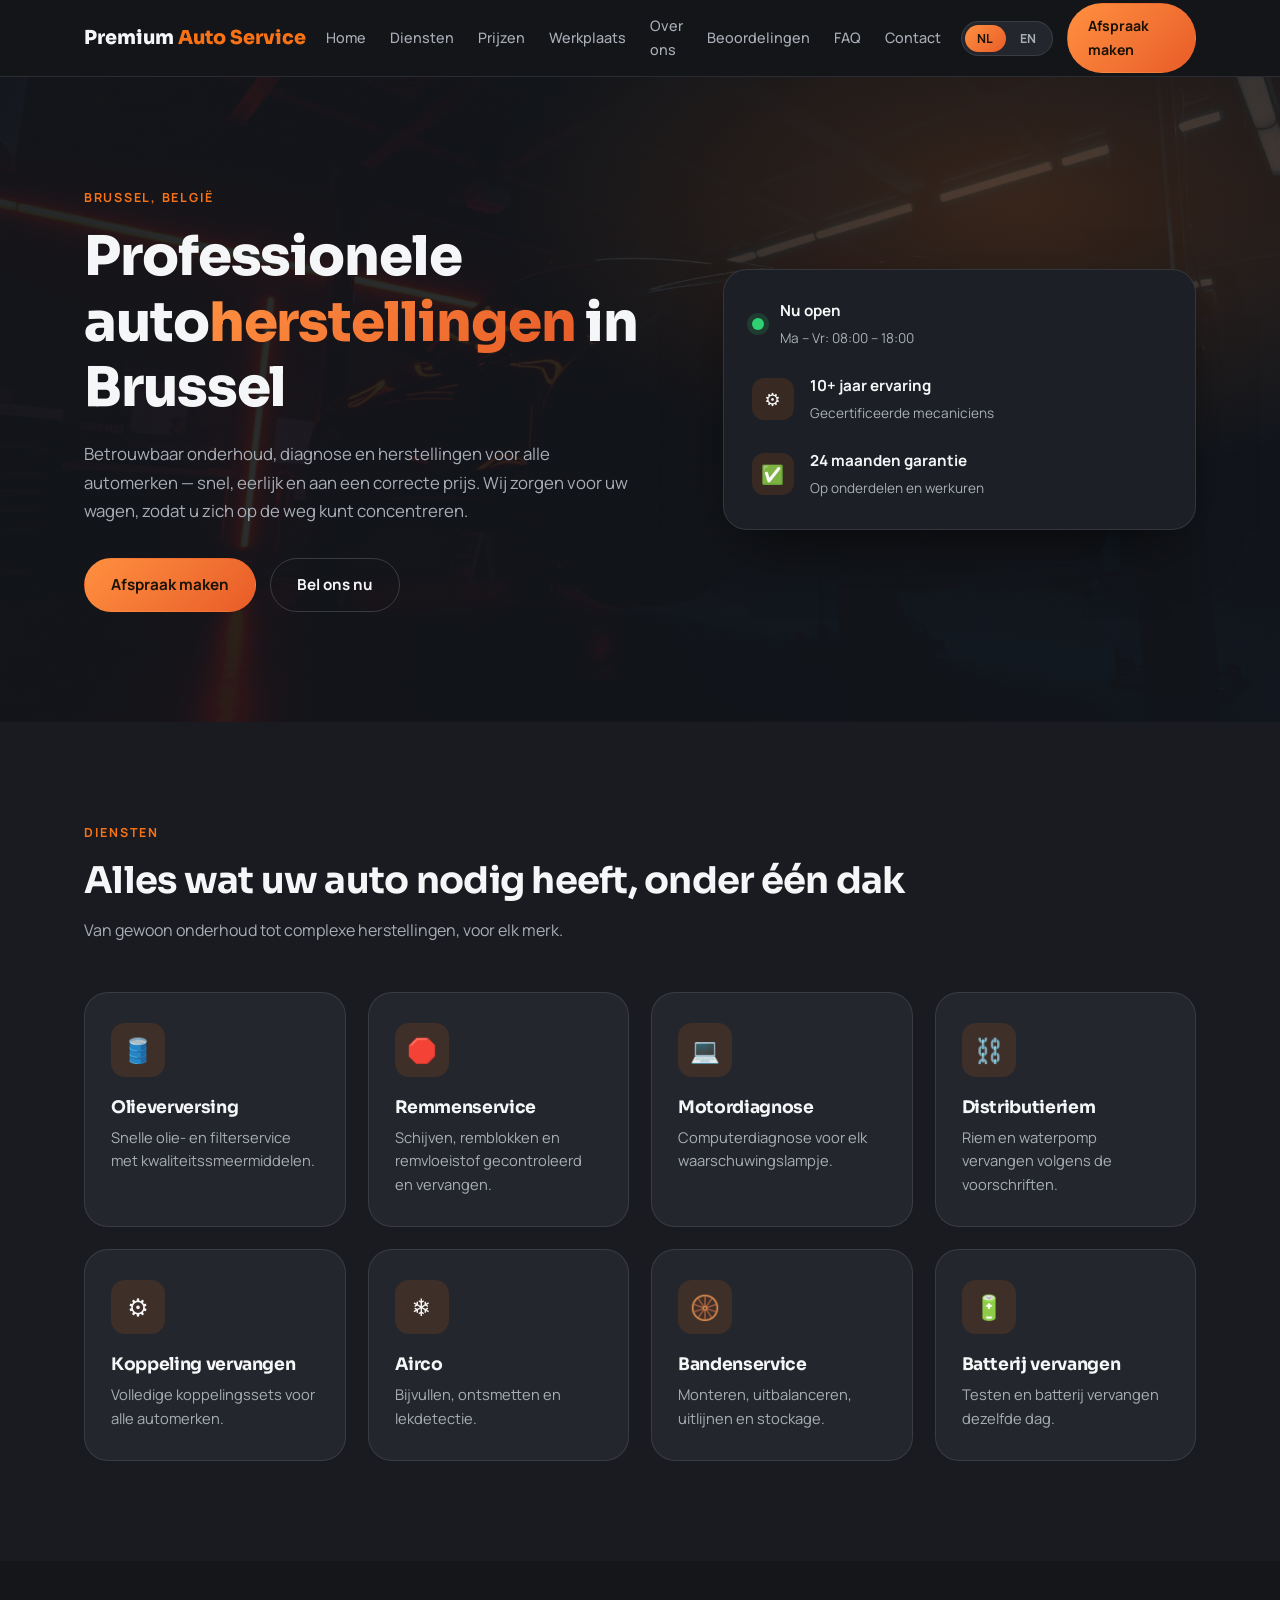
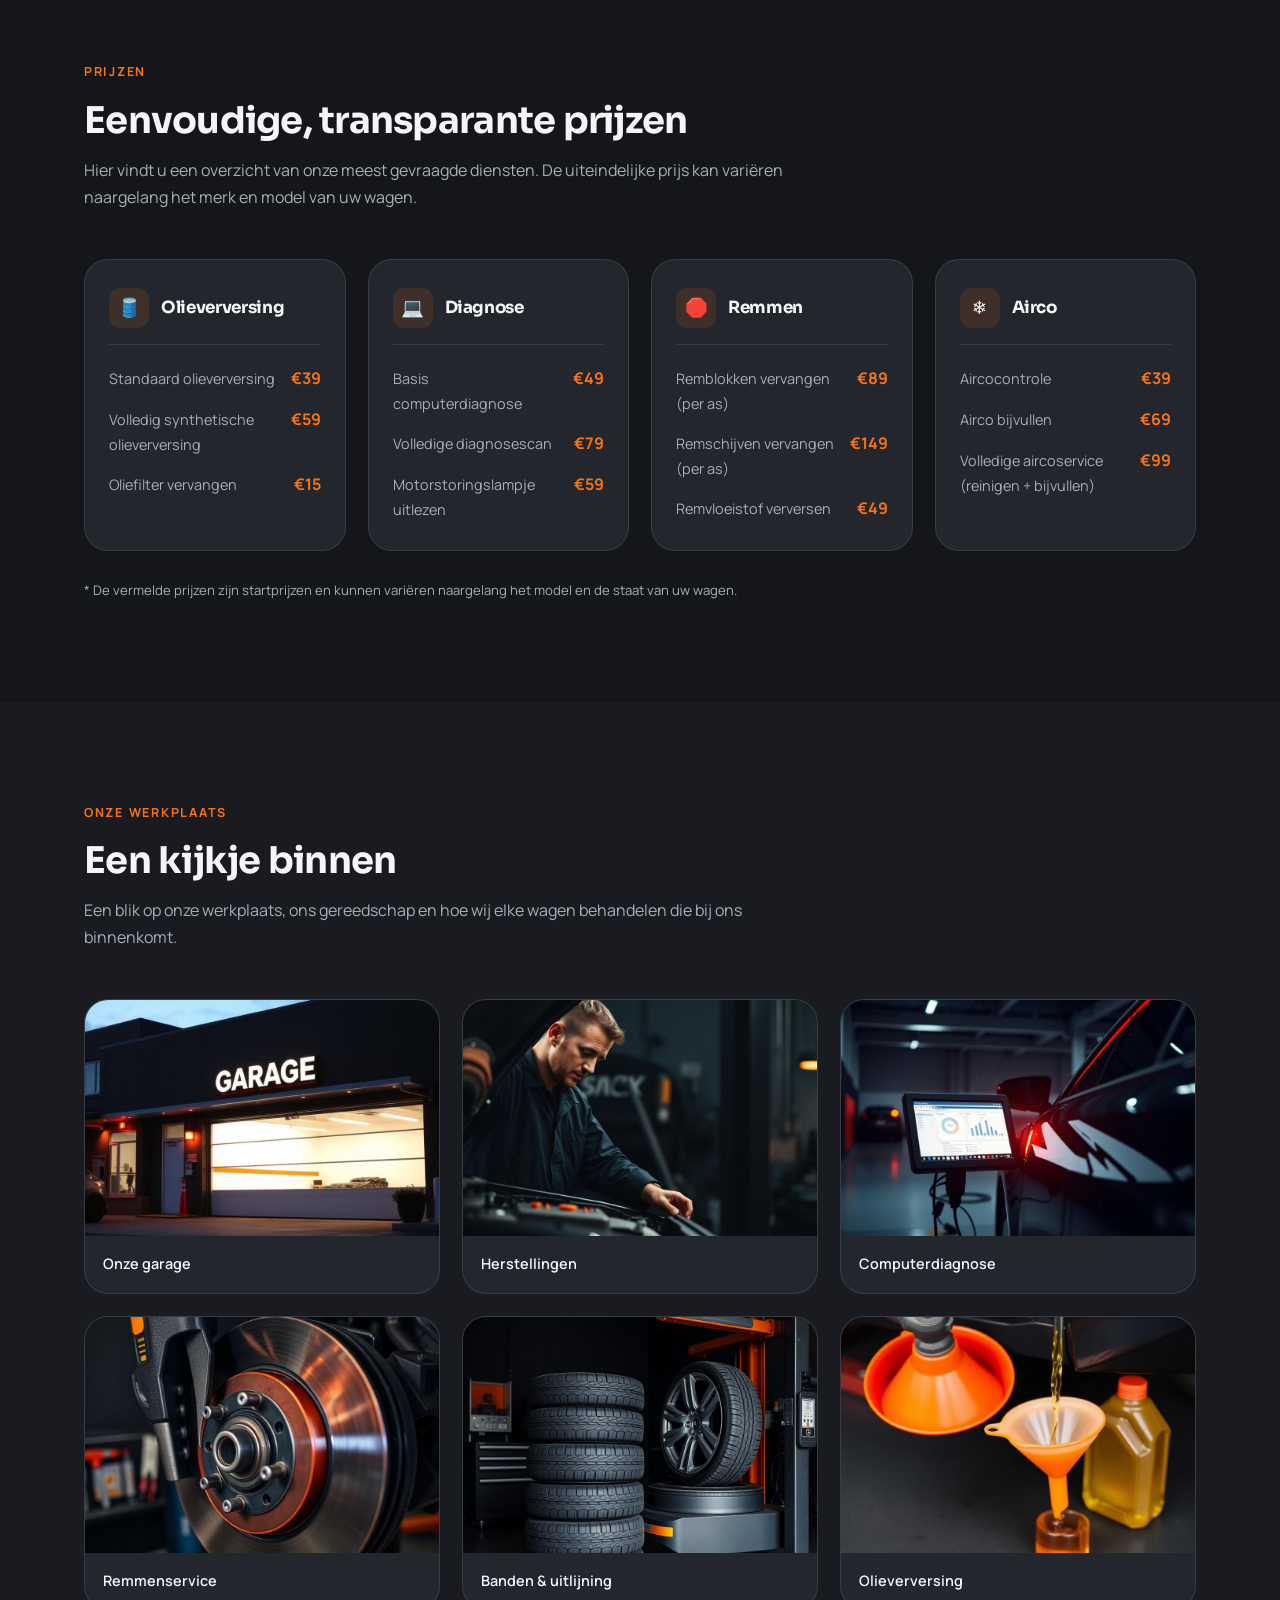
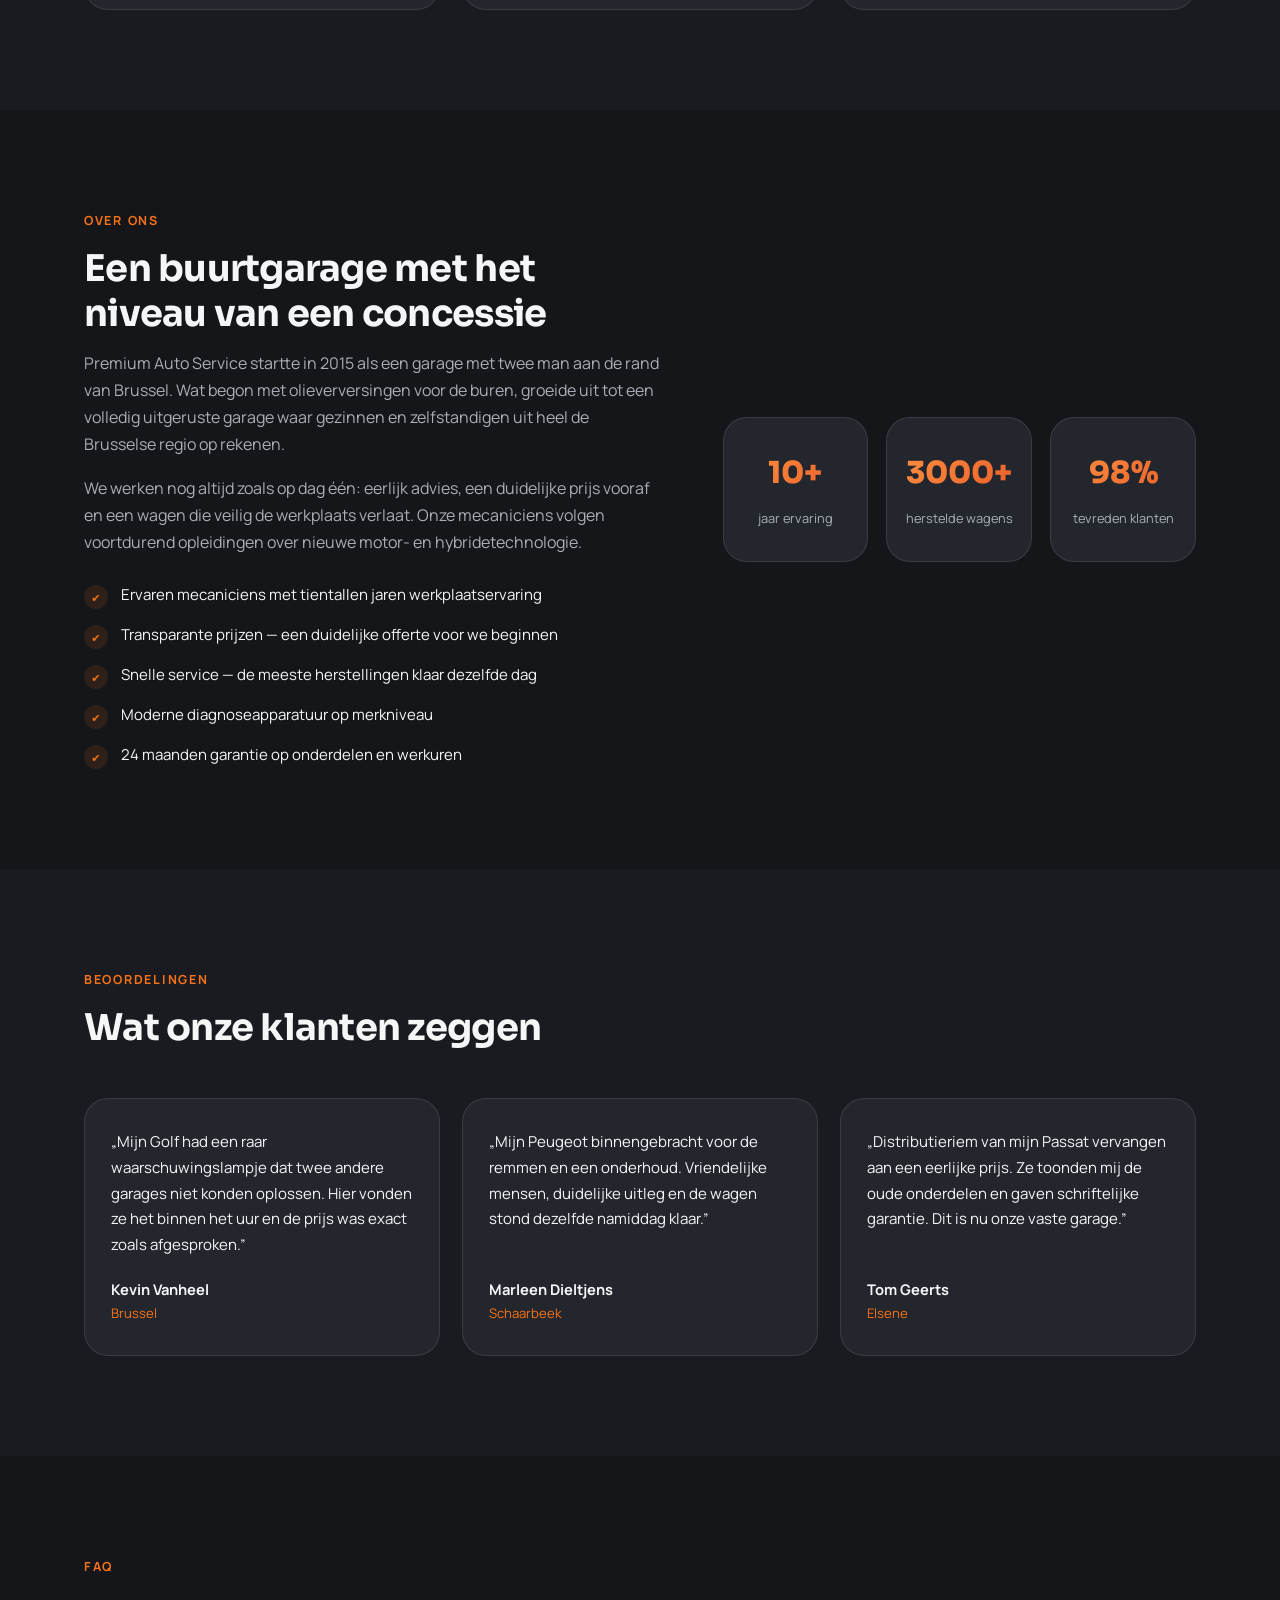
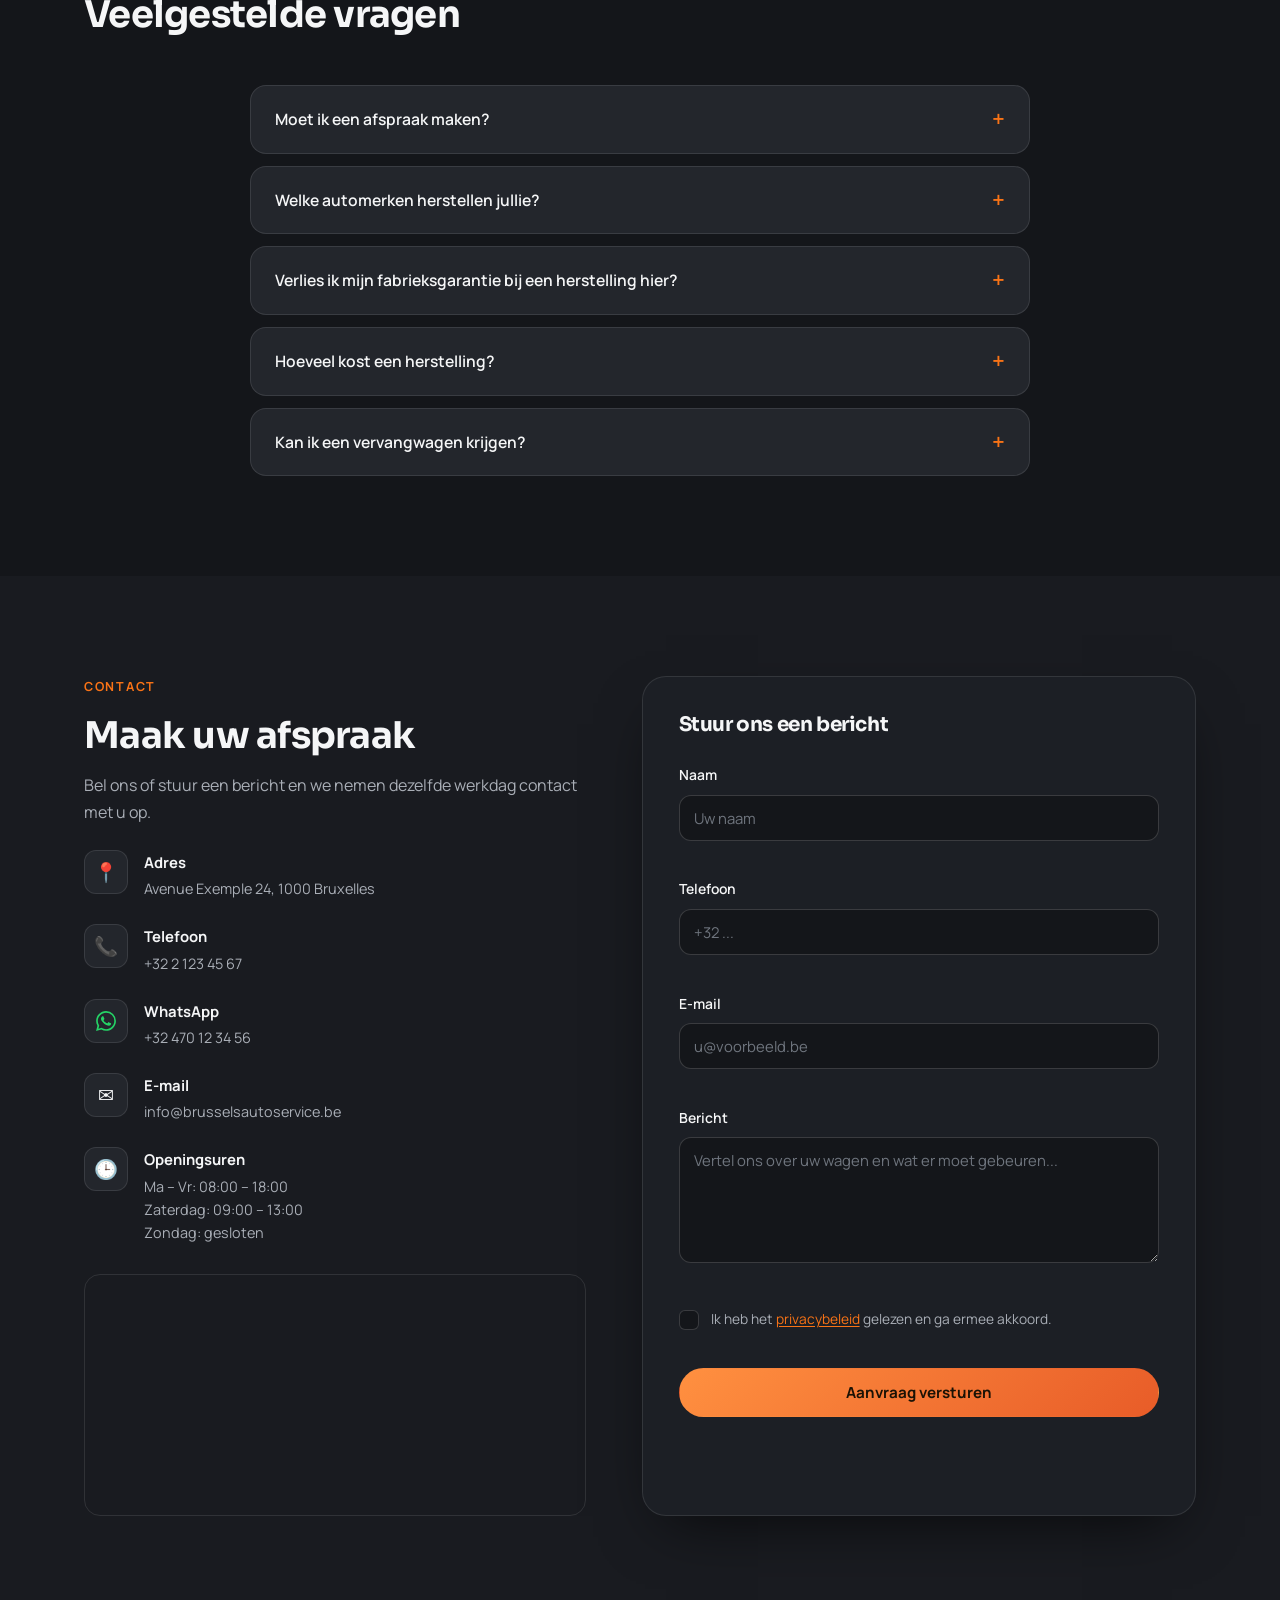
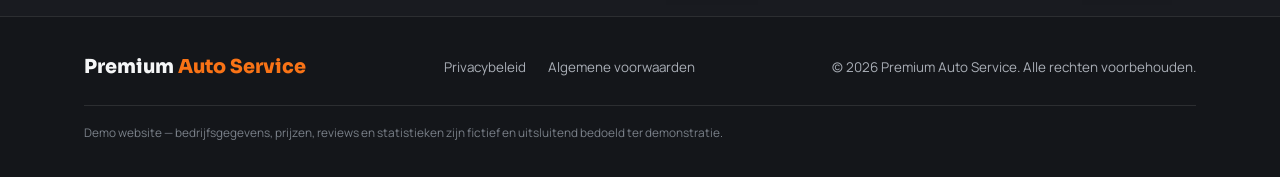
<file: index.html>
<!DOCTYPE html>
<html lang="nl">
<head>
<meta charset="UTF-8">
<meta name="viewport" content="width=device-width, initial-scale=1.0">
<title>Premium Auto Service | Professionele autoherstellingen in Brussel</title>
<meta name="description" content="Betrouwbaar onderhoud, diagnose en herstellingen voor alle automerken in Brussel. Eerlijke prijzen, snelle service en 24 maanden garantie.">
<link rel="preconnect" href="https://fonts.googleapis.com">
<link rel="preconnect" href="https://fonts.gstatic.com" crossorigin>
<link href="https://fonts.googleapis.com/css2?family=Manrope:wght@400;500;600;700&family=Sora:wght@600;700;800&display=swap" rel="stylesheet">
<link rel="stylesheet" href="style.css">
</head>
<body data-page="home">

<header class="header">
  <div class="container header-inner">
    <a href="#" class="logo">Premium <span>Auto Service</span></a>
    <nav class="nav" id="nav">
      <a href="#home" data-i18n="nav.home">Home</a>
      <a href="#services" data-i18n="nav.services">Diensten</a>
      <a href="#pricing" data-i18n="nav.pricing">Prijzen</a>
      <a href="#gallery" data-i18n="nav.gallery">Werkplaats</a>
      <a href="#about" data-i18n="nav.about">Over ons</a>
      <a href="#reviews" data-i18n="nav.reviews">Beoordelingen</a>
      <a href="#faq" data-i18n="nav.faq">FAQ</a>
      <a href="#contact" data-i18n="nav.contact">Contact</a>
    </nav>
    <div class="header-actions">
      <div class="lang-switch" role="group" data-i18n-aria-label="nav.language" aria-label="Taal">
        <button type="button" class="lang-btn" data-lang="nl" aria-pressed="true">NL</button>
        <button type="button" class="lang-btn" data-lang="en" aria-pressed="false">EN</button>
      </div>
      <a href="#contact" class="btn btn-primary nav-cta" data-i18n="nav.book">Afspraak maken</a>
      <button class="burger" id="burger" aria-expanded="false" data-i18n-aria-label="nav.menu" aria-label="Menu openen">
        <span></span><span></span><span></span>
      </button>
    </div>
  </div>
</header>

<section class="hero" id="home">
  <div class="container hero-inner">
    <div class="hero-text">
      <p class="eyebrow" data-i18n="hero.eyebrow">Brussel, België</p>
      <h1 data-i18n-html="hero.title">Professionele auto<span>herstellingen</span> in Brussel</h1>
      <p class="hero-lead" data-i18n="hero.lead">
        Betrouwbaar onderhoud, diagnose en herstellingen voor alle automerken — snel, eerlijk en aan een
        correcte prijs. Wij zorgen voor uw wagen, zodat u zich op de weg kunt concentreren.
      </p>
      <div class="hero-actions">
        <a href="#contact" class="btn btn-primary" data-i18n="hero.book">Afspraak maken</a>
        <a href="tel:+3221234567" class="btn btn-outline" data-i18n="hero.call">Bel ons nu</a>
      </div>
    </div>
    <div class="hero-art">
      <div class="hero-card">
        <div class="hero-card-row">
          <span class="dot"></span>
          <div>
            <strong data-i18n="hero.openTitle">Nu open</strong>
            <small data-i18n="hero.openHours">Ma – Vr: 08:00 – 18:00</small>
          </div>
        </div>
        <div class="hero-card-row">
          <span class="icon">⚙️</span>
          <div>
            <strong data-i18n="hero.expTitle">10+ jaar ervaring</strong>
            <small data-i18n="hero.expText">Gecertificeerde mecaniciens</small>
          </div>
        </div>
        <div class="hero-card-row">
          <span class="icon">✅</span>
          <div>
            <strong data-i18n="hero.warrantyTitle">24 maanden garantie</strong>
            <small data-i18n="hero.warrantyText">Op onderdelen en werkuren</small>
          </div>
        </div>
      </div>
    </div>
  </div>
</section>

<section class="services" id="services">
  <div class="container">
    <p class="section-eyebrow" data-i18n="services.eyebrow">Diensten</p>
    <h2 class="section-title" data-i18n="services.title">Alles wat uw auto nodig heeft, onder één dak</h2>
    <p class="section-lead" data-i18n="services.lead">
      Van gewoon onderhoud tot complexe herstellingen, voor elk merk.
    </p>

    <div class="services-grid">
      <div class="service-card">
        <div class="service-icon">🛢️</div>
        <h3 data-i18n="services.oilTitle">Olieverversing</h3>
        <p data-i18n="services.oilText">Snelle olie- en filterservice met kwaliteitssmeermiddelen.</p>
      </div>
      <div class="service-card">
        <div class="service-icon">🛑</div>
        <h3 data-i18n="services.brakeTitle">Remmenservice</h3>
        <p data-i18n="services.brakeText">Schijven, remblokken en remvloeistof gecontroleerd en vervangen.</p>
      </div>
      <div class="service-card">
        <div class="service-icon">💻</div>
        <h3 data-i18n="services.diagTitle">Motordiagnose</h3>
        <p data-i18n="services.diagText">Computerdiagnose voor elk waarschuwingslampje.</p>
      </div>
      <div class="service-card">
        <div class="service-icon">⛓️</div>
        <h3 data-i18n="services.beltTitle">Distributieriem</h3>
        <p data-i18n="services.beltText">Riem en waterpomp vervangen volgens de voorschriften.</p>
      </div>
      <div class="service-card">
        <div class="service-icon">⚙️</div>
        <h3 data-i18n="services.clutchTitle">Koppeling vervangen</h3>
        <p data-i18n="services.clutchText">Volledige koppelingssets voor alle automerken.</p>
      </div>
      <div class="service-card">
        <div class="service-icon">❄️</div>
        <h3 data-i18n="services.acTitle">Airco</h3>
        <p data-i18n="services.acText">Bijvullen, ontsmetten en lekdetectie.</p>
      </div>
      <div class="service-card">
        <div class="service-icon">🛞</div>
        <h3 data-i18n="services.tireTitle">Bandenservice</h3>
        <p data-i18n="services.tireText">Monteren, uitbalanceren, uitlijnen en stockage.</p>
      </div>
      <div class="service-card">
        <div class="service-icon">🔋</div>
        <h3 data-i18n="services.batteryTitle">Batterij vervangen</h3>
        <p data-i18n="services.batteryText">Testen en batterij vervangen dezelfde dag.</p>
      </div>
    </div>
  </div>
</section>

<section class="pricing" id="pricing">
  <div class="container">
    <p class="section-eyebrow" data-i18n="pricing.eyebrow">Prijzen</p>
    <h2 class="section-title" data-i18n="pricing.title">Eenvoudige, transparante prijzen</h2>
    <p class="section-lead" data-i18n="pricing.lead">
      Hier vindt u een overzicht van onze meest gevraagde diensten. De uiteindelijke prijs kan variëren
      naargelang het merk en model van uw wagen.
    </p>

    <div class="pricing-grid">
      <div class="pricing-card">
        <div class="pricing-card-header">
          <span class="pricing-icon">🛢️</span>
          <h3 data-i18n="pricing.oil">Olieverversing</h3>
        </div>
        <ul class="pricing-list">
          <li><span data-i18n="pricing.oil1">Standaard olieverversing</span><strong>€39</strong></li>
          <li><span data-i18n="pricing.oil2">Volledig synthetische olieverversing</span><strong>€59</strong></li>
          <li><span data-i18n="pricing.oil3">Oliefilter vervangen</span><strong>€15</strong></li>
        </ul>
      </div>

      <div class="pricing-card">
        <div class="pricing-card-header">
          <span class="pricing-icon">💻</span>
          <h3 data-i18n="pricing.diag">Diagnose</h3>
        </div>
        <ul class="pricing-list">
          <li><span data-i18n="pricing.diag1">Basis computerdiagnose</span><strong>€49</strong></li>
          <li><span data-i18n="pricing.diag2">Volledige diagnosescan</span><strong>€79</strong></li>
          <li><span data-i18n="pricing.diag3">Motorstoringslampje uitlezen</span><strong>€59</strong></li>
        </ul>
      </div>

      <div class="pricing-card">
        <div class="pricing-card-header">
          <span class="pricing-icon">🛑</span>
          <h3 data-i18n="pricing.brake">Remmen</h3>
        </div>
        <ul class="pricing-list">
          <li><span data-i18n="pricing.brake1">Remblokken vervangen (per as)</span><strong>€89</strong></li>
          <li><span data-i18n="pricing.brake2">Remschijven vervangen (per as)</span><strong>€149</strong></li>
          <li><span data-i18n="pricing.brake3">Remvloeistof verversen</span><strong>€49</strong></li>
        </ul>
      </div>

      <div class="pricing-card">
        <div class="pricing-card-header">
          <span class="pricing-icon">❄️</span>
          <h3 data-i18n="pricing.ac">Airco</h3>
        </div>
        <ul class="pricing-list">
          <li><span data-i18n="pricing.ac1">Aircocontrole</span><strong>€39</strong></li>
          <li><span data-i18n="pricing.ac2">Airco bijvullen</span><strong>€69</strong></li>
          <li><span data-i18n="pricing.ac3">Volledige aircoservice (reinigen + bijvullen)</span><strong>€99</strong></li>
        </ul>
      </div>
    </div>
    <p class="pricing-note" data-i18n="pricing.note">
      * De vermelde prijzen zijn startprijzen en kunnen variëren naargelang het model en de staat van uw wagen.
    </p>
  </div>
</section>

<section class="gallery" id="gallery">
  <div class="container">
    <p class="section-eyebrow" data-i18n="gallery.eyebrow">Onze werkplaats</p>
    <h2 class="section-title" data-i18n="gallery.title">Een kijkje binnen</h2>
    <p class="section-lead" data-i18n="gallery.lead">
      Een blik op onze werkplaats, ons gereedschap en hoe wij elke wagen behandelen die bij ons binnenkomt.
    </p>

    <div class="gallery-grid">
      <figure class="gallery-card">
        <img src="images/gallery-5.jpg" data-i18n-alt="gallery.alt1" alt="Vooraanzicht van de garage van Premium Auto Service" loading="lazy">
        <figcaption data-i18n="gallery.cap1">Onze garage</figcaption>
      </figure>
      <figure class="gallery-card">
        <img src="images/gallery-1.jpg" data-i18n-alt="gallery.alt2" alt="Mecanicien werkt aan een automotor" loading="lazy">
        <figcaption data-i18n="gallery.cap2">Herstellingen</figcaption>
      </figure>
      <figure class="gallery-card">
        <img src="images/gallery-3.jpg" data-i18n-alt="gallery.alt3" alt="Diagnosecomputer aangesloten op een wagen" loading="lazy">
        <figcaption data-i18n="gallery.cap3">Computerdiagnose</figcaption>
      </figure>
      <figure class="gallery-card">
        <img src="images/gallery-2.jpg" data-i18n-alt="gallery.alt4" alt="Close-up van het vervangen van een remschijf" loading="lazy">
        <figcaption data-i18n="gallery.cap4">Remmenservice</figcaption>
      </figure>
      <figure class="gallery-card">
        <img src="images/gallery-4.jpg" data-i18n-alt="gallery.alt5" alt="Bandenservice en uitlijnapparatuur" loading="lazy">
        <figcaption data-i18n="gallery.cap5">Banden &amp; uitlijning</figcaption>
      </figure>
      <figure class="gallery-card">
        <img src="images/gallery-6.jpg" data-i18n-alt="gallery.alt6" alt="Detail van een olieverversing" loading="lazy">
        <figcaption data-i18n="gallery.cap6">Olieverversing</figcaption>
      </figure>
    </div>
  </div>
</section>

<section class="about" id="about">
  <div class="container about-inner">
    <div class="about-text">
      <p class="section-eyebrow" data-i18n="about.eyebrow">Over ons</p>
      <h2 class="section-title" data-i18n="about.title">Een buurtgarage met het niveau van een concessie</h2>
      <p data-i18n="about.p1">
        Premium Auto Service startte in 2015 als een garage met twee man aan de rand van Brussel. Wat begon
        met olieverversingen voor de buren, groeide uit tot een volledig uitgeruste garage waar gezinnen en
        zelfstandigen uit heel de Brusselse regio op rekenen.
      </p>
      <p data-i18n="about.p2">
        We werken nog altijd zoals op dag één: eerlijk advies, een duidelijke prijs vooraf en een wagen die
        veilig de werkplaats verlaat. Onze mecaniciens volgen voortdurend opleidingen over nieuwe motor- en
        hybridetechnologie.
      </p>
      <ul class="about-list">
        <li><span>✔</span><span data-i18n="about.li1">Ervaren mecaniciens met tientallen jaren werkplaatservaring</span></li>
        <li><span>✔</span><span data-i18n="about.li2">Transparante prijzen — een duidelijke offerte voor we beginnen</span></li>
        <li><span>✔</span><span data-i18n="about.li3">Snelle service — de meeste herstellingen klaar dezelfde dag</span></li>
        <li><span>✔</span><span data-i18n="about.li4">Moderne diagnoseapparatuur op merkniveau</span></li>
        <li><span>✔</span><span data-i18n="about.li5">24 maanden garantie op onderdelen en werkuren</span></li>
      </ul>
    </div>
    <div class="about-stats">
      <div class="stat-card">
        <strong>10+</strong>
        <span data-i18n="about.stat1">jaar ervaring</span>
      </div>
      <div class="stat-card">
        <strong>3000+</strong>
        <span data-i18n="about.stat2">herstelde wagens</span>
      </div>
      <div class="stat-card">
        <strong>98%</strong>
        <span data-i18n="about.stat3">tevreden klanten</span>
      </div>
    </div>
  </div>
</section>

<section class="reviews" id="reviews">
  <div class="container">
    <p class="section-eyebrow" data-i18n="reviews.eyebrow">Beoordelingen</p>
    <h2 class="section-title" data-i18n="reviews.title">Wat onze klanten zeggen</h2>

    <div class="reviews-grid">
      <figure class="review-card">
        <blockquote data-i18n="reviews.q1">„Mijn Golf had een raar waarschuwingslampje dat twee andere garages niet konden oplossen. Hier vonden ze het binnen het uur en de prijs was exact zoals afgesproken.”</blockquote>
        <figcaption><strong>Kevin Vanheel</strong><span data-i18n="reviews.c1">Brussel</span></figcaption>
      </figure>
      <figure class="review-card">
        <blockquote data-i18n="reviews.q2">„Mijn Peugeot binnengebracht voor de remmen en een onderhoud. Vriendelijke mensen, duidelijke uitleg en de wagen stond dezelfde namiddag klaar.”</blockquote>
        <figcaption><strong>Marleen Dieltjens</strong><span data-i18n="reviews.c2">Schaarbeek</span></figcaption>
      </figure>
      <figure class="review-card">
        <blockquote data-i18n="reviews.q3">„Distributieriem van mijn Passat vervangen aan een eerlijke prijs. Ze toonden mij de oude onderdelen en gaven schriftelijke garantie. Dit is nu onze vaste garage.”</blockquote>
        <figcaption><strong>Tom Geerts</strong><span data-i18n="reviews.c3">Elsene</span></figcaption>
      </figure>
    </div>
  </div>
</section>

<section class="faq" id="faq">
  <div class="container">
    <p class="section-eyebrow" data-i18n="faq.eyebrow">FAQ</p>
    <h2 class="section-title" data-i18n="faq.title">Veelgestelde vragen</h2>

    <div class="faq-list">
      <details class="faq-item">
        <summary><span data-i18n="faq.q1">Moet ik een afspraak maken?</span></summary>
        <p data-i18n="faq.a1">Voor herstellingen en onderhoud werken we op afspraak, zo staat uw wagen niet nodeloos te wachten. Voor een snelle controle, een platte band of een batterijtest mag u ook gewoon binnenspringen tijdens de openingsuren.</p>
      </details>
      <details class="faq-item">
        <summary><span data-i18n="faq.q2">Welke automerken herstellen jullie?</span></summary>
        <p data-i18n="faq.a2">Alle merken. Onze diagnoseapparatuur ondersteunt Europese, Japanse en Koreaanse wagens, inclusief de meeste hybrides.</p>
      </details>
      <details class="faq-item">
        <summary><span data-i18n="faq.q3">Verlies ik mijn fabrieksgarantie bij een herstelling hier?</span></summary>
        <p data-i18n="faq.a3">Neen. Volgens de Europese regelgeving mag u uw wagen laten onderhouden bij een onafhankelijke garage. Wij gebruiken onderdelen van fabrikantkwaliteit en stempelen uw onderhoudsboekje af.</p>
      </details>
      <details class="faq-item">
        <summary><span data-i18n="faq.q4">Hoeveel kost een herstelling?</span></summary>
        <p data-i18n="faq.a4">U krijgt altijd een duidelijke offerte voor we starten. Ontdekken we tijdens de herstelling extra werk, dan bellen we u eerst en doen we niets zonder uw akkoord.</p>
      </details>
      <details class="faq-item">
        <summary><span data-i18n="faq.q5">Kan ik een vervangwagen krijgen?</span></summary>
        <p data-i18n="faq.a5">Ja, we hebben een beperkt aantal vervangwagens beschikbaar voor langere herstellingen. Vermeld het even bij het maken van uw afspraak.</p>
      </details>
    </div>
  </div>
</section>

<section class="contact" id="contact">
  <div class="container contact-inner">
    <div class="contact-info">
      <p class="section-eyebrow" data-i18n="contact.eyebrow">Contact</p>
      <h2 class="section-title" data-i18n="contact.title">Maak uw afspraak</h2>
      <p class="section-lead" data-i18n="contact.lead">
        Bel ons of stuur een bericht en we nemen dezelfde werkdag contact met u op.
      </p>

      <div class="contact-detail">
        <span class="icon">📍</span>
        <div>
          <strong data-i18n="contact.address">Adres</strong>
          <p>
            <a href="https://www.google.com/maps/search/?api=1&amp;query=Avenue+Exemple+24%2C+1000+Bruxelles%2C+Belgium"
               target="_blank" rel="noopener noreferrer">Avenue Exemple 24, 1000 Bruxelles</a>
          </p>
        </div>
      </div>

      <div class="contact-detail">
        <span class="icon">📞</span>
        <div>
          <strong data-i18n="contact.phone">Telefoon</strong>
          <p><a href="tel:+3221234567">+32 2 123 45 67</a></p>
        </div>
      </div>

      <div class="contact-detail">
        <span class="icon icon-whatsapp">
          <svg viewBox="0 0 24 24" aria-hidden="true" focusable="false">
            <path d="M17.472 14.382c-.297-.149-1.758-.867-2.03-.967-.273-.099-.471-.148-.67.15-.197.297-.767.966-.94 1.164-.173.199-.347.223-.644.075-.297-.15-1.255-.463-2.39-1.475-.883-.788-1.48-1.761-1.653-2.059-.173-.297-.018-.458.13-.606.134-.133.298-.347.446-.52.149-.174.198-.298.298-.497.099-.198.05-.371-.025-.52-.075-.149-.669-1.612-.916-2.207-.242-.579-.487-.5-.669-.51a12.8 12.8 0 0 0-.57-.01c-.198 0-.52.074-.792.372-.272.297-1.04 1.016-1.04 2.479 0 1.462 1.065 2.875 1.213 3.074.149.198 2.096 3.2 5.077 4.487.709.306 1.262.489 1.694.625.712.227 1.36.195 1.872.118.571-.085 1.758-.719 2.006-1.413.248-.694.248-1.289.173-1.413-.074-.124-.272-.198-.57-.347M12.05 21.785h-.004a9.87 9.87 0 0 1-5.031-1.378l-.361-.214-3.741.982.998-3.648-.235-.374a9.86 9.86 0 0 1-1.51-5.26c.001-5.45 4.436-9.884 9.888-9.884 2.64 0 5.122 1.03 6.988 2.898a9.825 9.825 0 0 1 2.893 6.994c-.003 5.45-4.437 9.884-9.885 9.884m8.413-18.297A11.815 11.815 0 0 0 12.05 0C5.495 0 .16 5.335.157 11.892c0 2.096.547 4.142 1.588 5.945L.057 24l6.305-1.654a11.882 11.882 0 0 0 5.683 1.448h.005c6.554 0 11.89-5.335 11.893-11.893a11.821 11.821 0 0 0-3.48-8.413Z"/>
          </svg>
        </span>
        <div>
          <strong data-i18n="contact.whatsapp">WhatsApp</strong>
          <p><a href="https://wa.me/32470123456" target="_blank" rel="noopener noreferrer">+32 470 12 34 56</a></p>
        </div>
      </div>

      <div class="contact-detail">
        <span class="icon">✉️</span>
        <div>
          <strong data-i18n="contact.email">E-mail</strong>
          <p><a href="mailto:info@brusselsautoservice.be">info@brusselsautoservice.be</a></p>
        </div>
      </div>

      <div class="contact-detail">
        <span class="icon">🕒</span>
        <div>
          <strong data-i18n="contact.hours">Openingsuren</strong>
          <p data-i18n-html="contact.hoursText">Ma – Vr: 08:00 – 18:00<br>Zaterdag: 09:00 – 13:00<br>Zondag: gesloten</p>
        </div>
      </div>

      <div class="contact-map">
        <iframe
          src="https://www.google.com/maps?q=Avenue+Exemple+24,+1000+Bruxelles,+Belgium&amp;t=m&amp;z=14&amp;output=embed&amp;iwloc=near"
          data-i18n-title="contact.mapTitle"
          title="Locatie van Premium Auto Service in Brussel"
          loading="lazy"
          referrerpolicy="no-referrer-when-downgrade"></iframe>
      </div>
    </div>

    <form class="contact-form" id="contact-form" novalidate>
      <h3 data-i18n="contact.formTitle">Stuur ons een bericht</h3>

      <div class="form-group">
        <label for="name" data-i18n="contact.name">Naam</label>
        <input type="text" id="name" name="name" data-i18n-placeholder="contact.namePlaceholder" placeholder="Uw naam" required>
        <span class="error-message" id="name-error"></span>
      </div>

      <div class="form-group">
        <label for="phone" data-i18n="contact.phoneLabel">Telefoon</label>
        <input type="tel" id="phone" name="phone" data-i18n-placeholder="contact.phonePlaceholder" placeholder="+32 ..." required>
        <span class="error-message" id="phone-error"></span>
      </div>

      <div class="form-group">
        <label for="email" data-i18n="contact.emailLabel">E-mail</label>
        <input type="email" id="email" name="email" data-i18n-placeholder="contact.emailPlaceholder" placeholder="u@voorbeeld.be" required>
        <span class="error-message" id="email-error"></span>
      </div>

      <div class="form-group">
        <label for="message" data-i18n="contact.message">Bericht</label>
        <textarea id="message" name="message" rows="5" data-i18n-placeholder="contact.messagePlaceholder" placeholder="Vertel ons over uw wagen en wat er moet gebeuren..." required></textarea>
        <span class="error-message" id="message-error"></span>
      </div>

      <div class="form-consent">
        <label class="consent-label" for="consent">
          <input type="checkbox" id="consent" name="consent" required>
          <span class="consent-box" aria-hidden="true"></span>
          <span class="consent-text" data-i18n-html="contact.consent">
            Ik heb het <a href="privacy.html">privacybeleid</a> gelezen en ga ermee akkoord.
          </span>
        </label>
        <span class="error-message" id="consent-error"></span>
      </div>

      <button type="submit" class="btn btn-primary btn-block" data-i18n="contact.submit">Aanvraag versturen</button>
      <p class="form-success" id="form-success"></p>
    </form>
  </div>
</section>

<footer class="footer">
  <div class="container footer-inner">
    <a href="#" class="logo">Premium <span>Auto Service</span></a>
    <nav class="footer-links">
      <a href="privacy.html" data-i18n="footer.privacy">Privacybeleid</a>
      <a href="terms.html" data-i18n="footer.terms">Algemene voorwaarden</a>
    </nav>
    <p>&copy; <span id="year"></span> Premium Auto Service. <span data-i18n="footer.rights">Alle rechten voorbehouden.</span></p>
  </div>
  <div class="container">
    <p class="footer-demo" data-i18n="footer.demo">
      Demo website — bedrijfsgegevens, prijzen, reviews en statistieken zijn fictief en uitsluitend bedoeld ter demonstratie.
    </p>
  </div>
</footer>

<script src="translations.js"></script>
<script src="script.js"></script>
</body>
</html>
</file>
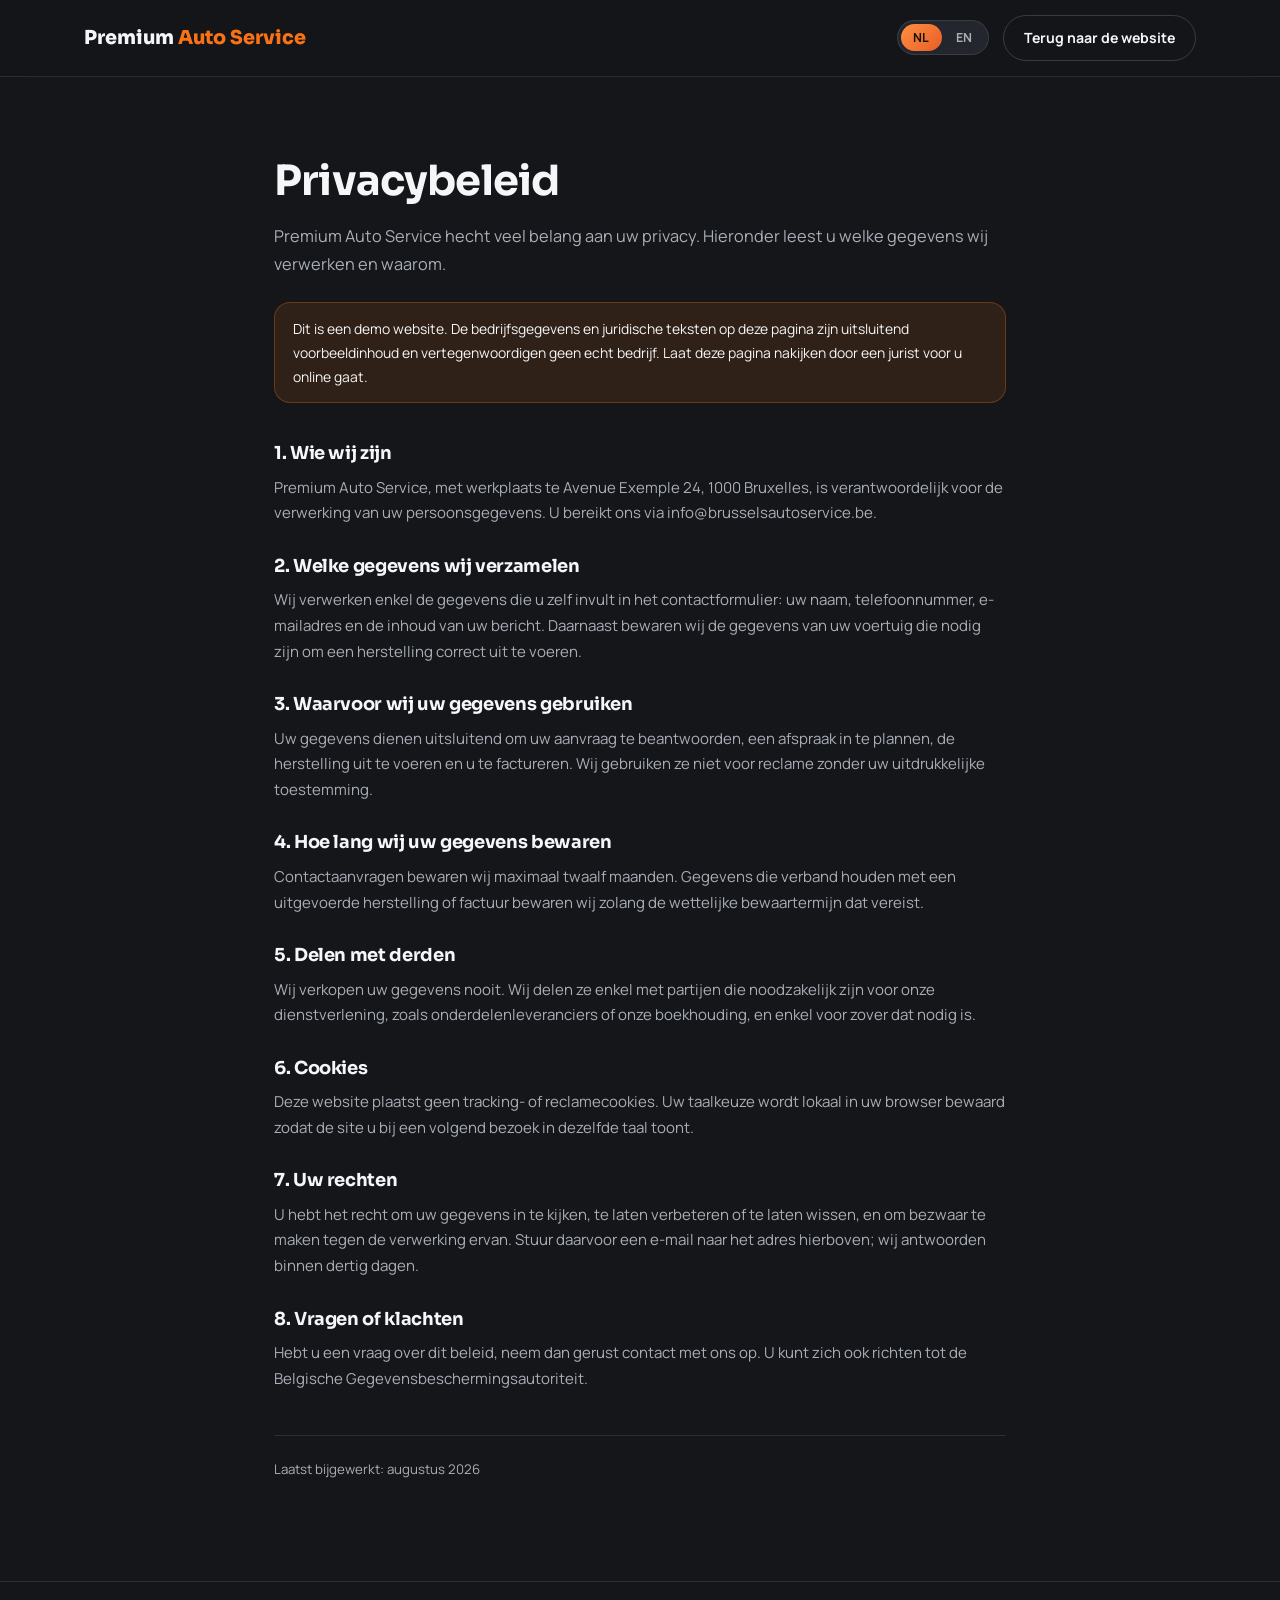
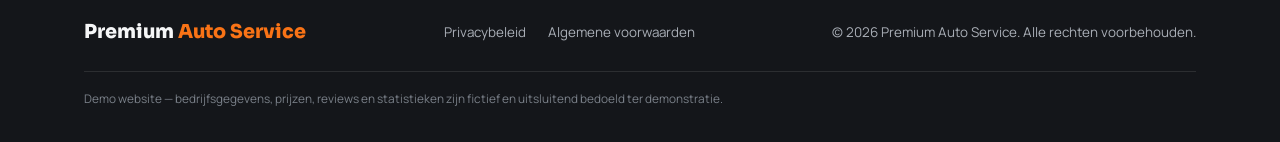
<file: privacy.html>
<!DOCTYPE html>
<html lang="nl">
<head>
<meta charset="UTF-8">
<meta name="viewport" content="width=device-width, initial-scale=1.0">
<title>Privacybeleid | Premium Auto Service</title>
<meta name="description" content="Hoe Premium Auto Service in Brussel omgaat met uw persoonsgegevens.">
<link rel="preconnect" href="https://fonts.googleapis.com">
<link rel="preconnect" href="https://fonts.gstatic.com" crossorigin>
<link href="https://fonts.googleapis.com/css2?family=Manrope:wght@400;500;600;700&family=Sora:wght@600;700;800&display=swap" rel="stylesheet">
<link rel="stylesheet" href="style.css">
</head>
<body data-page="privacy">

<header class="header">
  <div class="container header-inner">
    <a href="index.html" class="logo">Premium <span>Auto Service</span></a>
    <div class="header-actions">
      <div class="lang-switch" role="group" data-i18n-aria-label="nav.language" aria-label="Taal">
        <button type="button" class="lang-btn" data-lang="nl" aria-pressed="true">NL</button>
        <button type="button" class="lang-btn" data-lang="en" aria-pressed="false">EN</button>
      </div>
      <a href="index.html" class="btn btn-outline btn-back" data-i18n="nav.backHome">Terug naar de website</a>
    </div>
  </div>
</header>

<main class="legal">
  <div class="container legal-inner">
    <h1 data-i18n="privacy.title">Privacybeleid</h1>
    <p class="legal-lead" data-i18n="privacy.lead">
      Premium Auto Service hecht veel belang aan uw privacy. Hieronder leest u welke gegevens wij verwerken en waarom.
    </p>
    <p class="legal-note" data-i18n="legal.demoNote">
      Dit is een demo website. De bedrijfsgegevens en juridische teksten op deze pagina zijn uitsluitend
      voorbeeldinhoud en vertegenwoordigen geen echt bedrijf. Laat deze pagina nakijken door een jurist
      voor u online gaat.
    </p>

    <section class="legal-section">
      <h2 data-i18n="privacy.s1t">1. Wie wij zijn</h2>
      <p data-i18n="privacy.s1b">Premium Auto Service, met werkplaats te Avenue Exemple 24, 1000 Bruxelles, is verantwoordelijk voor de verwerking van uw persoonsgegevens.</p>
    </section>

    <section class="legal-section">
      <h2 data-i18n="privacy.s2t">2. Welke gegevens wij verzamelen</h2>
      <p data-i18n="privacy.s2b">Wij verwerken enkel de gegevens die u zelf invult in het contactformulier.</p>
    </section>

    <section class="legal-section">
      <h2 data-i18n="privacy.s3t">3. Waarvoor wij uw gegevens gebruiken</h2>
      <p data-i18n="privacy.s3b">Uw gegevens dienen uitsluitend om uw aanvraag te beantwoorden en de herstelling uit te voeren.</p>
    </section>

    <section class="legal-section">
      <h2 data-i18n="privacy.s4t">4. Hoe lang wij uw gegevens bewaren</h2>
      <p data-i18n="privacy.s4b">Contactaanvragen bewaren wij maximaal twaalf maanden.</p>
    </section>

    <section class="legal-section">
      <h2 data-i18n="privacy.s5t">5. Delen met derden</h2>
      <p data-i18n="privacy.s5b">Wij verkopen uw gegevens nooit.</p>
    </section>

    <section class="legal-section">
      <h2 data-i18n="privacy.s6t">6. Cookies</h2>
      <p data-i18n="privacy.s6b">Deze website plaatst geen tracking- of reclamecookies.</p>
    </section>

    <section class="legal-section">
      <h2 data-i18n="privacy.s7t">7. Uw rechten</h2>
      <p data-i18n="privacy.s7b">U hebt het recht om uw gegevens in te kijken, te laten verbeteren of te laten wissen.</p>
    </section>

    <section class="legal-section">
      <h2 data-i18n="privacy.s8t">8. Vragen of klachten</h2>
      <p data-i18n="privacy.s8b">Hebt u een vraag over dit beleid, neem dan gerust contact met ons op.</p>
    </section>

    <p class="legal-updated" data-i18n="legal.updated">Laatst bijgewerkt: augustus 2026</p>
  </div>
</main>

<footer class="footer">
  <div class="container footer-inner">
    <a href="index.html" class="logo">Premium <span>Auto Service</span></a>
    <nav class="footer-links">
      <a href="privacy.html" data-i18n="footer.privacy">Privacybeleid</a>
      <a href="terms.html" data-i18n="footer.terms">Algemene voorwaarden</a>
    </nav>
    <p>&copy; <span id="year"></span> Premium Auto Service. <span data-i18n="footer.rights">Alle rechten voorbehouden.</span></p>
  </div>
  <div class="container">
    <p class="footer-demo" data-i18n="footer.demo">
      Demo website — bedrijfsgegevens, prijzen, reviews en statistieken zijn fictief en uitsluitend bedoeld ter demonstratie.
    </p>
  </div>
</footer>

<script src="translations.js"></script>
<script src="script.js"></script>
</body>
</html>
</file>
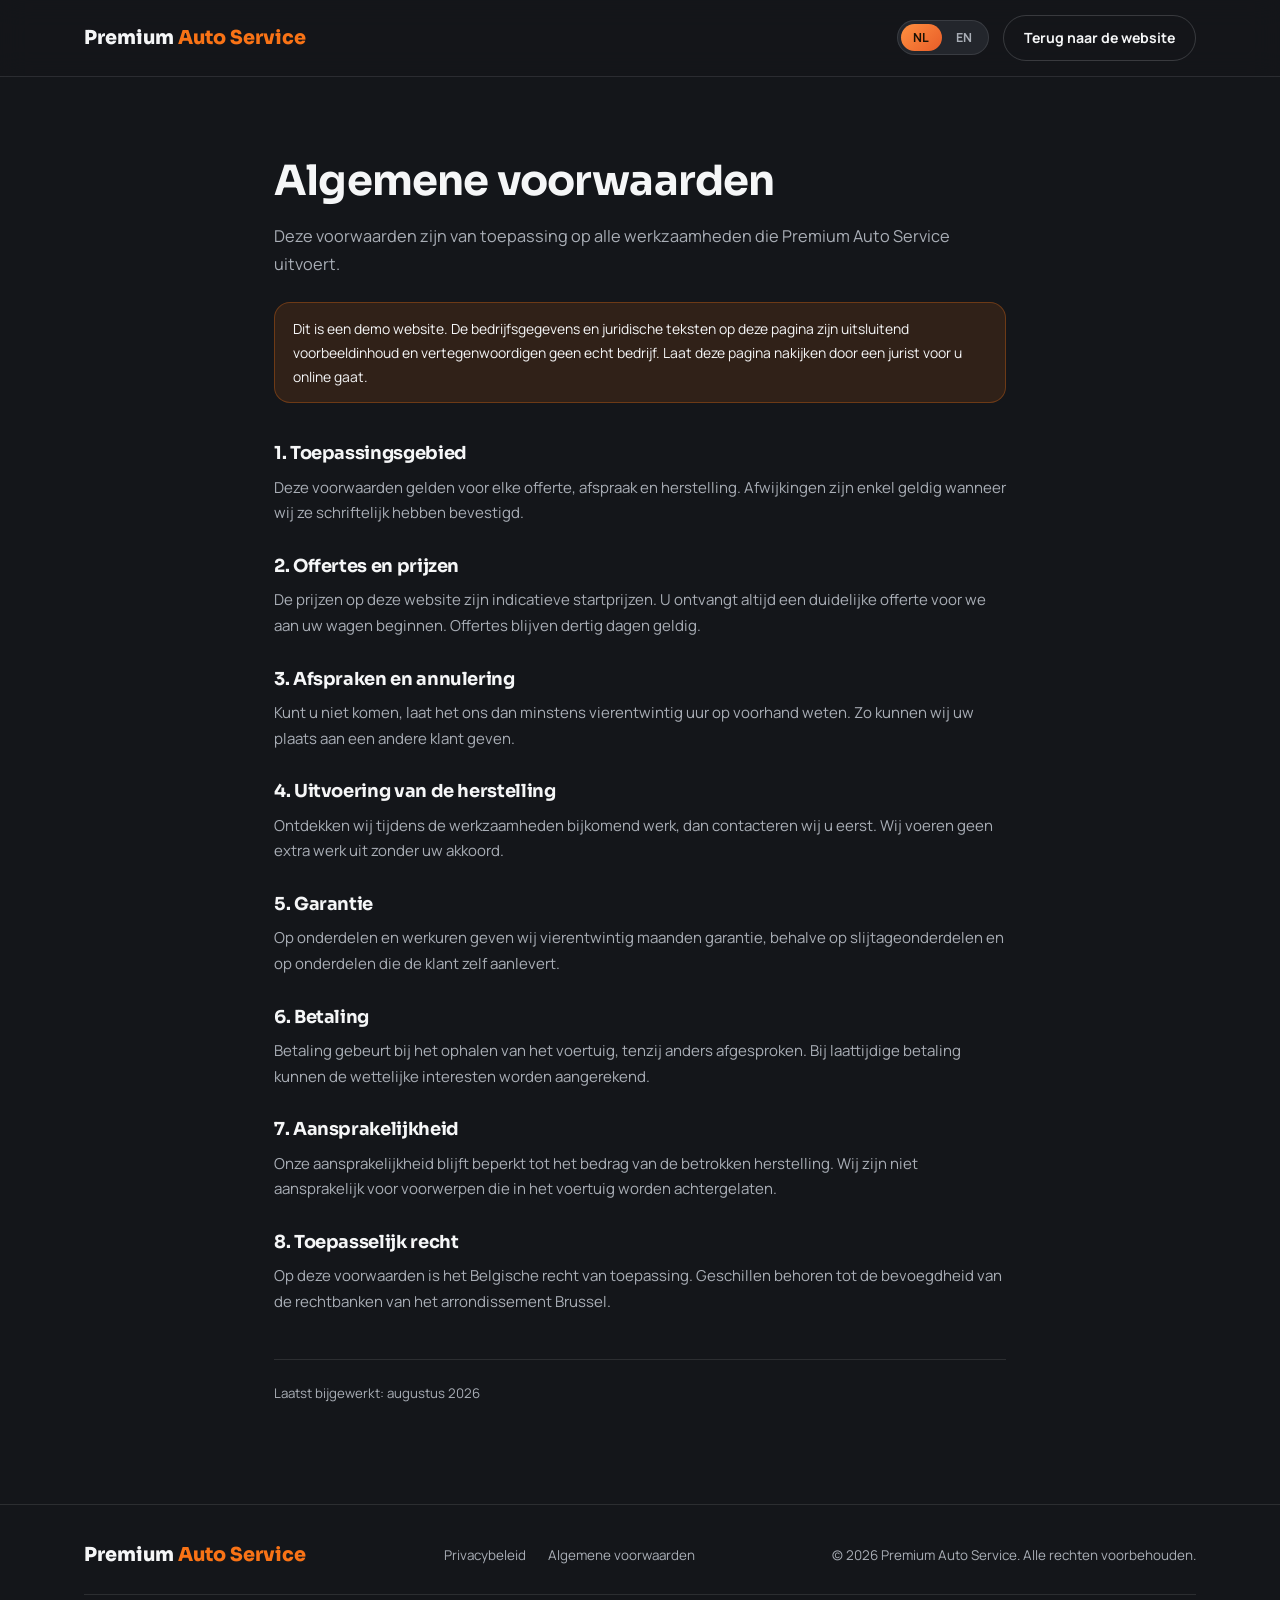
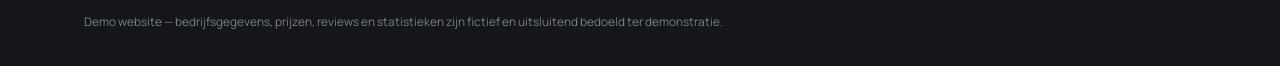
<file: terms.html>
<!DOCTYPE html>
<html lang="nl">
<head>
<meta charset="UTF-8">
<meta name="viewport" content="width=device-width, initial-scale=1.0">
<title>Algemene voorwaarden | Premium Auto Service</title>
<meta name="description" content="De algemene voorwaarden van Premium Auto Service in Brussel.">
<link rel="preconnect" href="https://fonts.googleapis.com">
<link rel="preconnect" href="https://fonts.gstatic.com" crossorigin>
<link href="https://fonts.googleapis.com/css2?family=Manrope:wght@400;500;600;700&family=Sora:wght@600;700;800&display=swap" rel="stylesheet">
<link rel="stylesheet" href="style.css">
</head>
<body data-page="terms">

<header class="header">
  <div class="container header-inner">
    <a href="index.html" class="logo">Premium <span>Auto Service</span></a>
    <div class="header-actions">
      <div class="lang-switch" role="group" data-i18n-aria-label="nav.language" aria-label="Taal">
        <button type="button" class="lang-btn" data-lang="nl" aria-pressed="true">NL</button>
        <button type="button" class="lang-btn" data-lang="en" aria-pressed="false">EN</button>
      </div>
      <a href="index.html" class="btn btn-outline btn-back" data-i18n="nav.backHome">Terug naar de website</a>
    </div>
  </div>
</header>

<main class="legal">
  <div class="container legal-inner">
    <h1 data-i18n="terms.title">Algemene voorwaarden</h1>
    <p class="legal-lead" data-i18n="terms.lead">
      Deze voorwaarden zijn van toepassing op alle werkzaamheden die Premium Auto Service uitvoert.
    </p>
    <p class="legal-note" data-i18n="legal.demoNote">
      Dit is een demo website. De bedrijfsgegevens en juridische teksten op deze pagina zijn uitsluitend
      voorbeeldinhoud en vertegenwoordigen geen echt bedrijf. Laat deze pagina nakijken door een jurist
      voor u online gaat.
    </p>

    <section class="legal-section">
      <h2 data-i18n="terms.s1t">1. Toepassingsgebied</h2>
      <p data-i18n="terms.s1b">Deze voorwaarden gelden voor elke offerte, afspraak en herstelling.</p>
    </section>

    <section class="legal-section">
      <h2 data-i18n="terms.s2t">2. Offertes en prijzen</h2>
      <p data-i18n="terms.s2b">De prijzen op deze website zijn indicatieve startprijzen.</p>
    </section>

    <section class="legal-section">
      <h2 data-i18n="terms.s3t">3. Afspraken en annulering</h2>
      <p data-i18n="terms.s3b">Kunt u niet komen, laat het ons dan minstens vierentwintig uur op voorhand weten.</p>
    </section>

    <section class="legal-section">
      <h2 data-i18n="terms.s4t">4. Uitvoering van de herstelling</h2>
      <p data-i18n="terms.s4b">Ontdekken wij tijdens de werkzaamheden bijkomend werk, dan contacteren wij u eerst.</p>
    </section>

    <section class="legal-section">
      <h2 data-i18n="terms.s5t">5. Garantie</h2>
      <p data-i18n="terms.s5b">Op onderdelen en werkuren geven wij vierentwintig maanden garantie.</p>
    </section>

    <section class="legal-section">
      <h2 data-i18n="terms.s6t">6. Betaling</h2>
      <p data-i18n="terms.s6b">Betaling gebeurt bij het ophalen van het voertuig, tenzij anders afgesproken.</p>
    </section>

    <section class="legal-section">
      <h2 data-i18n="terms.s7t">7. Aansprakelijkheid</h2>
      <p data-i18n="terms.s7b">Onze aansprakelijkheid blijft beperkt tot het bedrag van de betrokken herstelling.</p>
    </section>

    <section class="legal-section">
      <h2 data-i18n="terms.s8t">8. Toepasselijk recht</h2>
      <p data-i18n="terms.s8b">Op deze voorwaarden is het Belgische recht van toepassing.</p>
    </section>

    <p class="legal-updated" data-i18n="legal.updated">Laatst bijgewerkt: augustus 2026</p>
  </div>
</main>

<footer class="footer">
  <div class="container footer-inner">
    <a href="index.html" class="logo">Premium <span>Auto Service</span></a>
    <nav class="footer-links">
      <a href="privacy.html" data-i18n="footer.privacy">Privacybeleid</a>
      <a href="terms.html" data-i18n="footer.terms">Algemene voorwaarden</a>
    </nav>
    <p>&copy; <span id="year"></span> Premium Auto Service. <span data-i18n="footer.rights">Alle rechten voorbehouden.</span></p>
  </div>
  <div class="container">
    <p class="footer-demo" data-i18n="footer.demo">
      Demo website — bedrijfsgegevens, prijzen, reviews en statistieken zijn fictief en uitsluitend bedoeld ter demonstratie.
    </p>
  </div>
</footer>

<script src="translations.js"></script>
<script src="script.js"></script>
</body>
</html>
</file>
<file: style.css>
/* Design tokens — dark "premium garage" palette */
:root {
  --bg: #14161a;
  --surface: #191b20;
  --surface-2: #23262c;
  --card: #1c1f25;
  --fg: #f5f6f7;
  --muted: #a9aeb6;
  --accent: #f97316;
  --accent-soft: rgba(249, 115, 22, 0.12);
  --gradient-ember: linear-gradient(135deg, #ff9040, #e85c28);
  --border: rgba(255, 255, 255, 0.10);
  --border-strong: rgba(255, 255, 255, 0.16);
  --radius: 16px;
  --radius-lg: 24px;
  --shadow: 0 24px 60px -24px rgba(0, 0, 0, 0.75);
  --shadow-glow: 0 0 0 1px rgba(249, 115, 22, 0.35), 0 20px 60px -25px rgba(249, 115, 22, 0.55);
  --max-width: 1160px;
  --font-display: 'Sora', ui-sans-serif, system-ui, sans-serif;
  --font-sans: 'Manrope', ui-sans-serif, system-ui, -apple-system, Segoe UI, sans-serif;
}

* { box-sizing: border-box; margin: 0; padding: 0; }

html { scroll-behavior: smooth; }

body {
  font-family: var(--font-sans);
  color: var(--fg);
  background: var(--bg);
  line-height: 1.7;
  -webkit-font-smoothing: antialiased;
}

h1, h2, h3, h4 {
  font-family: var(--font-display);
  letter-spacing: -0.02em;
  line-height: 1.2;
}

img { max-width: 100%; display: block; }
a { text-decoration: none; color: inherit; }
ul { list-style: none; }

:focus-visible {
  outline: 2px solid var(--accent);
  outline-offset: 3px;
  border-radius: 4px;
}

.container {
  max-width: var(--max-width);
  margin: 0 auto;
  padding: 0 24px;
}

/* Buttons */
.btn {
  display: inline-flex;
  align-items: center;
  justify-content: center;
  gap: 8px;
  padding: 13px 26px;
  border-radius: 999px;
  font-weight: 700;
  font-size: 0.95rem;
  font-family: inherit;
  border: 1px solid transparent;
  cursor: pointer;
  transition: transform 0.2s ease, box-shadow 0.2s ease, background 0.2s ease, border-color 0.2s ease;
}

.btn-primary {
  background: var(--gradient-ember);
  color: #1a1205;
}
.btn-primary:hover {
  transform: translateY(-2px);
  box-shadow: var(--shadow-glow);
}

.btn-outline {
  background: transparent;
  color: var(--fg);
  border-color: var(--border-strong);
}
.btn-outline:hover {
  border-color: var(--accent);
  color: var(--accent);
  transform: translateY(-2px);
}

.btn-block { width: 100%; }
.btn:disabled { opacity: 0.6; cursor: not-allowed; transform: none; box-shadow: none; }

/* Header */
.header {
  position: sticky;
  top: 0;
  z-index: 50;
  background: rgba(20, 22, 26, 0.85);
  backdrop-filter: blur(14px);
  border-bottom: 1px solid var(--border);
}

.header-inner {
  display: flex;
  align-items: center;
  justify-content: space-between;
  gap: 20px;
  height: 76px;
}

.logo {
  font-family: var(--font-display);
  font-weight: 800;
  font-size: 1.2rem;
  white-space: nowrap;
}
.logo span { color: var(--accent); }

.nav {
  display: flex;
  align-items: center;
  gap: 24px;
  margin-left: auto;
}
.nav a {
  font-size: 0.9rem;
  font-weight: 500;
  color: var(--muted);
  transition: color 0.2s ease;
}
.nav a:hover { color: var(--fg); }

.header-actions {
  display: flex;
  align-items: center;
  gap: 14px;
}

/* Language switcher */
.lang-switch {
  display: inline-flex;
  padding: 3px;
  gap: 2px;
  background: var(--surface-2);
  border: 1px solid var(--border);
  border-radius: 999px;
}

.lang-btn {
  padding: 5px 12px;
  border: 0;
  border-radius: 999px;
  background: transparent;
  color: var(--muted);
  font-family: inherit;
  font-size: 0.78rem;
  font-weight: 700;
  letter-spacing: 0.04em;
  cursor: pointer;
  transition: background 0.2s ease, color 0.2s ease;
}
.lang-btn:hover { color: var(--fg); }
.lang-btn.active {
  background: var(--gradient-ember);
  color: #1a1205;
}

.nav-cta { padding: 10px 20px; font-size: 0.88rem; }
.btn-back { padding: 10px 20px; font-size: 0.88rem; }

.burger {
  display: none;
  flex-direction: column;
  gap: 5px;
  background: none;
  border: 0;
  cursor: pointer;
  padding: 6px;
}
.burger span {
  width: 22px;
  height: 2px;
  background: var(--fg);
  display: block;
  transition: transform 0.25s ease, opacity 0.2s ease;
}
.burger.is-open span:nth-child(1) { transform: translateY(7px) rotate(45deg); }
.burger.is-open span:nth-child(2) { opacity: 0; }
.burger.is-open span:nth-child(3) { transform: translateY(-7px) rotate(-45deg); }

/* Hero */
.hero {
  position: relative;
  padding: 110px 0;
  background:
    linear-gradient(135deg, rgba(20, 22, 26, 0.93) 0%, rgba(20, 22, 26, 0.86) 100%),
    url("images/hero-workshop.jpg") center / cover no-repeat;
}
.hero::after {
  content: "";
  position: absolute;
  inset: 0;
  background: radial-gradient(60% 60% at 80% 20%, rgba(249, 115, 22, 0.16), transparent 70%);
  pointer-events: none;
}

.hero-inner {
  position: relative;
  z-index: 1;
  display: grid;
  grid-template-columns: 1.1fr 0.9fr;
  gap: 60px;
  align-items: center;
}

.eyebrow, .section-eyebrow {
  color: var(--accent);
  font-weight: 700;
  text-transform: uppercase;
  letter-spacing: 0.14em;
  font-size: 0.78rem;
  margin-bottom: 16px;
}

.hero-text h1 {
  font-size: clamp(2.2rem, 5vw, 3.4rem);
  font-weight: 800;
  margin-bottom: 20px;
}
.hero-text h1 span {
  background: var(--gradient-ember);
  -webkit-background-clip: text;
  background-clip: text;
  color: transparent;
}

.hero-lead {
  color: var(--muted);
  font-size: 1.05rem;
  max-width: 34rem;
  margin-bottom: 32px;
}

.hero-actions { display: flex; flex-wrap: wrap; gap: 14px; }

.hero-card {
  background: var(--card);
  border: 1px solid var(--border);
  border-radius: var(--radius-lg);
  padding: 28px;
  box-shadow: var(--shadow);
  display: flex;
  flex-direction: column;
  gap: 22px;
}

.hero-card-row { display: flex; align-items: center; gap: 16px; }
.hero-card-row strong { display: block; font-size: 0.95rem; font-weight: 700; }
.hero-card-row small { color: var(--muted); font-size: 0.85rem; }

.hero-card-row .dot {
  width: 12px;
  height: 12px;
  border-radius: 50%;
  background: #2fd071;
  box-shadow: 0 0 0 5px rgba(47, 208, 113, 0.16);
  flex-shrink: 0;
}

.hero-card-row .icon {
  width: 42px;
  height: 42px;
  border-radius: 12px;
  background: var(--accent-soft);
  display: flex;
  align-items: center;
  justify-content: center;
  font-size: 1.15rem;
  flex-shrink: 0;
}

/* Shared section styles */
.section-title {
  font-size: clamp(1.7rem, 3.2vw, 2.3rem);
  font-weight: 700;
  margin-bottom: 14px;
}
.section-lead {
  color: var(--muted);
  max-width: 46rem;
}

.services, .pricing, .gallery, .about, .reviews, .faq, .contact { padding: 100px 0; }
.services { background: var(--surface); }
.gallery { background: var(--surface); }
.reviews { background: var(--surface); }
.contact { background: var(--surface); }

/* Services */
.services-grid {
  display: grid;
  grid-template-columns: repeat(4, 1fr);
  gap: 22px;
  margin-top: 48px;
}

.service-card {
  background: var(--surface-2);
  border: 1px solid var(--border);
  border-radius: var(--radius-lg);
  padding: 30px 26px;
  transition: transform 0.3s ease, border-color 0.3s ease, box-shadow 0.3s ease;
}
.service-card:hover {
  transform: translateY(-6px);
  border-color: rgba(249, 115, 22, 0.4);
  box-shadow: var(--shadow);
}

.service-icon {
  width: 54px;
  height: 54px;
  border-radius: 14px;
  background: var(--accent-soft);
  display: flex;
  align-items: center;
  justify-content: center;
  font-size: 1.5rem;
  margin-bottom: 20px;
}

.service-card h3 { font-size: 1.08rem; margin-bottom: 8px; }
.service-card p { color: var(--muted); font-size: 0.92rem; line-height: 1.6; }

/* Pricing */
.pricing-grid {
  display: grid;
  grid-template-columns: repeat(4, 1fr);
  gap: 22px;
  margin-top: 48px;
}

.pricing-card {
  background: var(--surface-2);
  border: 1px solid var(--border);
  border-radius: var(--radius-lg);
  padding: 28px 24px;
  transition: transform 0.3s ease, border-color 0.3s ease;
}
.pricing-card:hover { transform: translateY(-6px); border-color: rgba(249, 115, 22, 0.4); }

.pricing-card-header {
  display: flex;
  align-items: center;
  gap: 12px;
  margin-bottom: 20px;
  padding-bottom: 16px;
  border-bottom: 1px solid var(--border);
}
.pricing-card-header h3 { font-size: 1.05rem; }

.pricing-icon {
  width: 40px;
  height: 40px;
  border-radius: 11px;
  background: var(--accent-soft);
  display: flex;
  align-items: center;
  justify-content: center;
  font-size: 1.15rem;
  flex-shrink: 0;
}

.pricing-list { display: flex; flex-direction: column; gap: 14px; }
.pricing-list li {
  display: flex;
  justify-content: space-between;
  align-items: baseline;
  gap: 14px;
  font-size: 0.9rem;
  color: var(--muted);
}
.pricing-list strong { color: var(--accent); font-size: 1rem; white-space: nowrap; }

.pricing-note { margin-top: 28px; color: var(--muted); font-size: 0.82rem; }

/* Gallery */
.gallery-grid {
  display: grid;
  grid-template-columns: repeat(3, 1fr);
  gap: 22px;
  margin-top: 48px;
}

.gallery-card {
  background: var(--surface-2);
  border: 1px solid var(--border);
  border-radius: var(--radius-lg);
  overflow: hidden;
  transition: transform 0.3s ease, box-shadow 0.3s ease, border-color 0.3s ease;
}
.gallery-card:hover {
  transform: translateY(-6px);
  box-shadow: var(--shadow);
  border-color: rgba(249, 115, 22, 0.4);
}

.gallery-card img {
  width: 100%;
  aspect-ratio: 3 / 2;
  object-fit: cover;
  transition: transform 0.4s ease;
}
.gallery-card:hover img { transform: scale(1.05); }

.gallery-card figcaption {
  padding: 16px 18px;
  font-weight: 600;
  font-size: 0.9rem;
}

/* About */
.about-inner {
  display: grid;
  grid-template-columns: 1.1fr 0.9fr;
  gap: 60px;
  align-items: center;
}

.about-text > p:not(.section-eyebrow) { color: var(--muted); margin-bottom: 16px; }

.about-list { margin-top: 26px; display: flex; flex-direction: column; gap: 13px; }
.about-list li { display: flex; align-items: flex-start; gap: 13px; font-size: 0.94rem; }
.about-list li > span:first-child {
  width: 24px;
  height: 24px;
  border-radius: 50%;
  background: var(--accent-soft);
  color: var(--accent);
  display: flex;
  align-items: center;
  justify-content: center;
  font-size: 0.7rem;
  flex-shrink: 0;
  margin-top: 3px;
}

.about-stats { display: grid; grid-template-columns: repeat(3, 1fr); gap: 18px; }

.stat-card {
  background: var(--surface-2);
  border: 1px solid var(--border);
  border-radius: var(--radius-lg);
  padding: 30px 16px;
  text-align: center;
}
.stat-card strong {
  display: block;
  font-family: var(--font-display);
  font-size: 1.9rem;
  font-weight: 800;
  background: var(--gradient-ember);
  -webkit-background-clip: text;
  background-clip: text;
  color: transparent;
  margin-bottom: 4px;
}
.stat-card span { font-size: 0.8rem; color: var(--muted); }

/* Reviews */
.reviews-grid {
  display: grid;
  grid-template-columns: repeat(3, 1fr);
  gap: 22px;
  margin-top: 48px;
}

.review-card {
  background: var(--surface-2);
  border: 1px solid var(--border);
  border-radius: var(--radius-lg);
  padding: 30px 26px;
  display: flex;
  flex-direction: column;
  justify-content: space-between;
  gap: 20px;
  transition: transform 0.3s ease, border-color 0.3s ease;
}
.review-card:hover { transform: translateY(-6px); border-color: rgba(249, 115, 22, 0.4); }

.review-card blockquote { font-size: 0.94rem; line-height: 1.7; color: var(--fg); }

.review-card figcaption { display: flex; flex-direction: column; }
.review-card figcaption strong { font-size: 0.92rem; }
.review-card figcaption span { color: var(--accent); font-size: 0.82rem; }

/* FAQ */
.faq-list {
  max-width: 780px;
  margin: 48px auto 0;
  display: flex;
  flex-direction: column;
  gap: 12px;
}

.faq-item {
  background: var(--surface-2);
  border: 1px solid var(--border);
  border-radius: var(--radius);
  padding: 20px 24px;
  transition: border-color 0.3s ease;
}
.faq-item[open], .faq-item:hover { border-color: rgba(249, 115, 22, 0.4); }

.faq-item summary {
  cursor: pointer;
  font-weight: 600;
  font-size: 0.98rem;
  list-style: none;
  display: flex;
  justify-content: space-between;
  align-items: center;
  gap: 16px;
}
.faq-item summary::-webkit-details-marker { display: none; }
.faq-item summary::after {
  content: "+";
  font-size: 1.4rem;
  line-height: 1;
  color: var(--accent);
  flex-shrink: 0;
  transition: transform 0.2s ease;
}
.faq-item[open] summary::after { content: "−"; }

.faq-item p { color: var(--muted); margin-top: 14px; font-size: 0.92rem; }

/* Contact */
.contact-inner {
  display: grid;
  grid-template-columns: 0.95fr 1.05fr;
  gap: 56px;
}

.contact-detail { display: flex; gap: 16px; align-items: flex-start; margin-top: 24px; }
.contact-detail .icon {
  width: 44px;
  height: 44px;
  background: var(--surface-2);
  border: 1px solid var(--border);
  border-radius: 12px;
  display: flex;
  align-items: center;
  justify-content: center;
  font-size: 1.2rem;
  flex-shrink: 0;
}
.contact-detail .icon-whatsapp svg {
  width: 20px;
  height: 20px;
  fill: #25d366;
}
.contact-detail strong { display: block; font-size: 0.93rem; margin-bottom: 2px; }
.contact-detail p { color: var(--muted); font-size: 0.9rem; line-height: 1.6; }
.contact-detail a { color: var(--muted); transition: color 0.2s ease; overflow-wrap: anywhere; }
.contact-detail a:hover { color: var(--accent); }

.contact-map {
  margin-top: 30px;
  border-radius: var(--radius);
  overflow: hidden;
  border: 1px solid var(--border);
}
.contact-map iframe {
  width: 100%;
  height: 240px;
  border: 0;
  display: block;
  filter: grayscale(0.3) contrast(1.05);
}

.contact-form {
  background: var(--card);
  border: 1px solid var(--border);
  border-radius: var(--radius-lg);
  padding: 36px;
  box-shadow: var(--shadow);
}
.contact-form h3 { font-size: 1.25rem; margin-bottom: 26px; }

.form-group { margin-bottom: 18px; }
.form-group label {
  display: block;
  font-weight: 600;
  font-size: 0.87rem;
  margin-bottom: 8px;
}

.form-group input,
.form-group textarea {
  width: 100%;
  padding: 12px 14px;
  background: var(--bg);
  border: 1px solid var(--border-strong);
  border-radius: 12px;
  font-family: inherit;
  font-size: 0.93rem;
  color: var(--fg);
  transition: border-color 0.2s ease, box-shadow 0.2s ease;
  resize: vertical;
}
.form-group input::placeholder,
.form-group textarea::placeholder { color: #6f757e; }

.form-group input:focus,
.form-group textarea:focus {
  outline: none;
  border-color: var(--accent);
  box-shadow: 0 0 0 3px rgba(249, 115, 22, 0.18);
}

.form-group.invalid input,
.form-group.invalid textarea { border-color: #e5484d; }

.error-message {
  display: block;
  color: #ff6b6f;
  font-size: 0.78rem;
  margin-top: 6px;
  min-height: 1em;
}

/* Consent checkbox */
.form-consent { margin: 4px 0 20px; }

.consent-label {
  display: flex;
  align-items: flex-start;
  gap: 12px;
  cursor: pointer;
  font-size: 0.86rem;
  color: var(--muted);
  line-height: 1.55;
}

/* Native box is hidden but still focusable and required. */
.consent-label input[type="checkbox"] {
  position: absolute;
  opacity: 0;
  width: 0;
  height: 0;
}

.consent-box {
  width: 20px;
  height: 20px;
  border: 1.5px solid var(--border-strong);
  border-radius: 6px;
  background: var(--bg);
  flex-shrink: 0;
  margin-top: 2px;
  position: relative;
  transition: background 0.2s ease, border-color 0.2s ease;
}
.consent-box::after {
  content: "";
  position: absolute;
  left: 6px;
  top: 2px;
  width: 5px;
  height: 10px;
  border: solid #1a1205;
  border-width: 0 2px 2px 0;
  transform: rotate(45deg) scale(0);
  transition: transform 0.15s ease;
}

.consent-label input:checked ~ .consent-box {
  background: var(--gradient-ember);
  border-color: transparent;
}
.consent-label input:checked ~ .consent-box::after { transform: rotate(45deg) scale(1); }

.consent-label input:focus-visible ~ .consent-box {
  outline: 2px solid var(--accent);
  outline-offset: 2px;
}

.consent-label:hover .consent-box { border-color: var(--accent); }

.form-consent.invalid .consent-box { border-color: #e5484d; }

.consent-text a {
  color: var(--accent);
  text-decoration: underline;
  text-underline-offset: 2px;
}

.form-success {
  display: none;
  margin-top: 16px;
  background: rgba(47, 208, 113, 0.12);
  color: #6ee7a0;
  border: 1px solid rgba(47, 208, 113, 0.3);
  padding: 12px 16px;
  border-radius: 12px;
  font-size: 0.88rem;
  text-align: center;
}
.form-success.show { display: block; }
.form-success.error {
  background: rgba(229, 72, 77, 0.12);
  color: #ff8a8d;
  border-color: rgba(229, 72, 77, 0.3);
}

/* Legal pages */
.legal { padding: 80px 0 100px; }
.legal-inner { max-width: 780px; }
.legal h1 { font-size: clamp(1.9rem, 4vw, 2.6rem); margin-bottom: 16px; }
.legal-lead { color: var(--muted); font-size: 1.02rem; margin-bottom: 24px; }

.legal-note {
  background: var(--accent-soft);
  border: 1px solid rgba(249, 115, 22, 0.3);
  border-radius: var(--radius);
  padding: 14px 18px;
  font-size: 0.87rem;
  color: var(--fg);
  margin-bottom: 40px;
}

.legal-section { margin-bottom: 30px; }
.legal-section h2 { font-size: 1.12rem; margin-bottom: 10px; }
.legal-section p { color: var(--muted); font-size: 0.94rem; }

.legal-updated {
  margin-top: 44px;
  padding-top: 22px;
  border-top: 1px solid var(--border);
  color: var(--muted);
  font-size: 0.83rem;
}

/* Footer */
.footer {
  background: var(--bg);
  border-top: 1px solid var(--border);
  padding: 34px 0;
}
.footer-inner {
  display: flex;
  align-items: center;
  justify-content: space-between;
  flex-wrap: wrap;
  gap: 16px;
}
.footer-inner > p { color: var(--muted); font-size: 0.84rem; }

/* Demo disclaimer — deliberately quieter than the rest of the footer. */
.footer-demo {
  margin-top: 22px;
  padding-top: 18px;
  border-top: 1px solid var(--border);
  color: #7a8089;
  font-size: 0.74rem;
  line-height: 1.6;
}

.footer-links { display: flex; gap: 22px; flex-wrap: wrap; }
.footer-links a {
  color: var(--muted);
  font-size: 0.84rem;
  transition: color 0.2s ease;
}
.footer-links a:hover { color: var(--accent); }

/* Responsive */
@media (max-width: 1080px) {
  .nav {
    position: absolute;
    top: 76px;
    left: 0;
    right: 0;
    background: var(--surface);
    border-bottom: 1px solid var(--border);
    flex-direction: column;
    align-items: flex-start;
    padding: 18px 24px 26px;
    gap: 16px;
    margin-left: 0;
    display: none;
  }
  .nav.open { display: flex; }
  .nav a { font-size: 1rem; }
  .burger { display: flex; }
  .nav-cta { display: none; }
}

@media (max-width: 900px) {
  .hero-inner,
  .about-inner,
  .contact-inner { grid-template-columns: 1fr; gap: 44px; }
  .hero-art { order: -1; }
  .hero { padding: 80px 0; }
  .services-grid,
  .pricing-grid { grid-template-columns: repeat(2, 1fr); }
  .gallery-grid { grid-template-columns: repeat(2, 1fr); }
  .reviews-grid { grid-template-columns: 1fr; }
  .services, .pricing, .gallery, .about, .reviews, .faq, .contact { padding: 76px 0; }
}

@media (max-width: 620px) {
  .container { padding: 0 18px; }
  .services-grid,
  .pricing-grid,
  .gallery-grid { grid-template-columns: 1fr; }
  .about-stats { grid-template-columns: repeat(3, 1fr); gap: 10px; }
  .stat-card { padding: 22px 8px; }
  .stat-card strong { font-size: 1.4rem; }
  .stat-card span { font-size: 0.7rem; }
  .contact-form { padding: 26px 20px; }
  .hero-actions .btn { flex: 1 1 100%; }
  .footer-inner { flex-direction: column; align-items: flex-start; }
  .legal { padding: 56px 0 76px; }
}

@media (max-width: 400px) {
  .logo { font-size: 1.05rem; }
  .header-actions { gap: 8px; }
  .lang-btn { padding: 5px 9px; font-size: 0.72rem; }
}

@media (prefers-reduced-motion: reduce) {
  * { animation: none !important; transition: none !important; }
  html { scroll-behavior: auto; }
}
</file>
